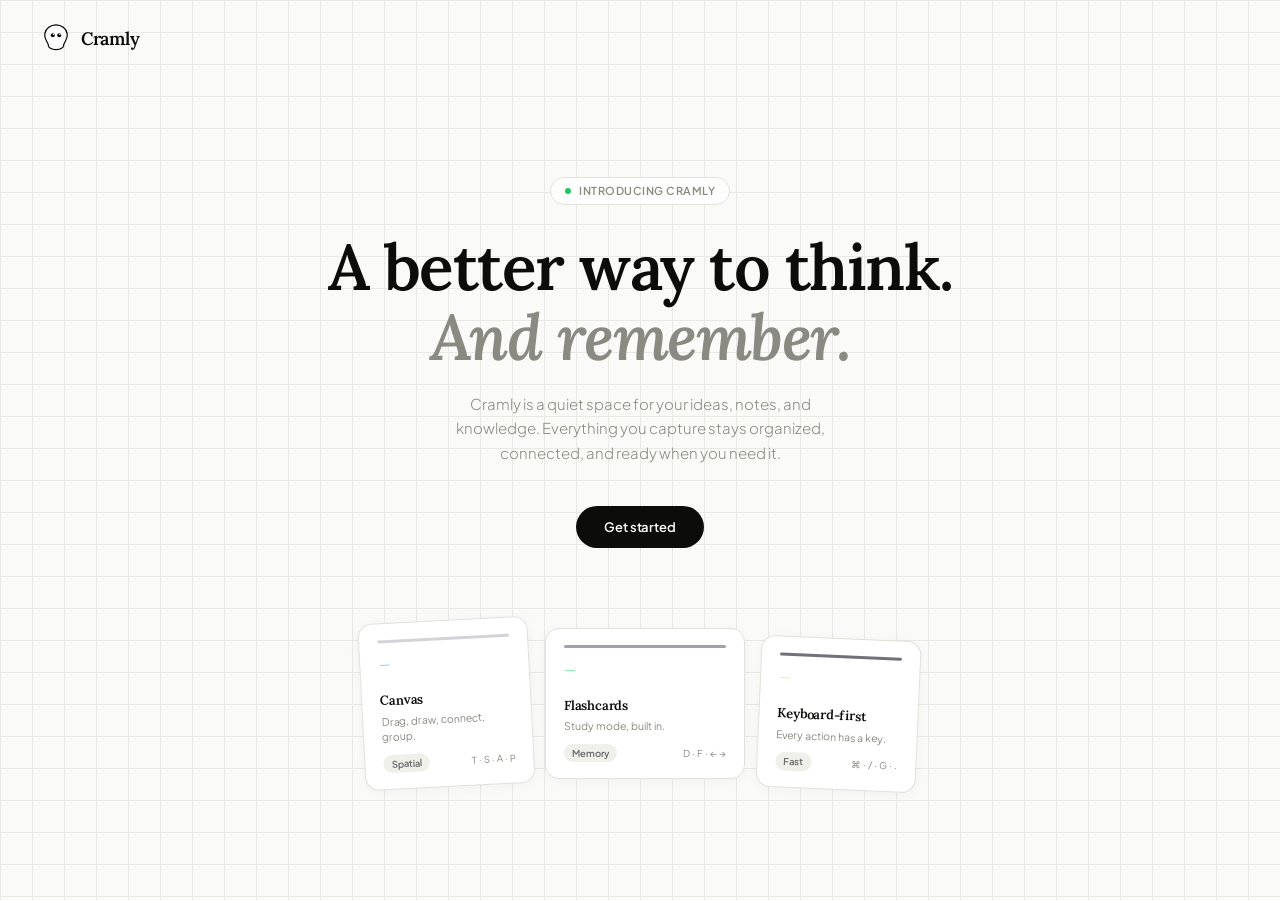
<file: index.html>
<!DOCTYPE html>
<html lang="en">
<head>
<meta charset="UTF-8"/>
<meta name="viewport" content="width=device-width,initial-scale=1"/>
<link rel="preconnect" href="https://fonts.googleapis.com"/>
<link rel="preconnect" href="https://fonts.gstatic.com" crossorigin/>
<link href="https://fonts.googleapis.com/css2?family=Plus+Jakarta+Sans:wght@300;400;500;600&family=Lora:ital,wght@0,400;0,600;1,400&display=swap" rel="stylesheet"/>
<link rel="icon" href="logo.png" type="image/png" style="width:32px;height:32px"/>
<link rel="stylesheet" href="css/intro.css"/>
<title>Cramly</title>
<style>
  /* ── Seamless transition overlay ───────────────────────── */
  #pageVeil {
    position: fixed;
    inset: 0;
    z-index: 99999;
    background: #0c0c0a;
    pointer-events: none;
    transition: opacity 0.45s ease;
    opacity: 1;
  }
  #pageVeil.revealed { opacity: 0; }

  /* ── Slime Logo Animation ───────────────────────────────── */
  .slime-logo-wrap {
    display: inline-flex;
    align-items: center;
    justify-content: center;
  }

  /* The whole slime body bounces up/down */
  .slime-blob {
    animation: slimeBounce 1.2s cubic-bezier(0.36, 0.07, 0.19, 0.97) infinite;
  }

  /* On landing, the body squishes wide */
  .slime-squish {
    animation: slimeSquish 1.2s cubic-bezier(0.36, 0.07, 0.19, 0.97) infinite;
  }

  /* Eyes follow the bounce separately for a jiggly feel */
  .slime-eyes {
    animation: eyeBounce 1.2s cubic-bezier(0.36, 0.07, 0.19, 0.97) infinite;
  }

  /* Ground shadow shrinks when slime is in the air */
  .slime-shadow {
    animation: shadowPulse 1.2s cubic-bezier(0.36, 0.07, 0.19, 0.97) infinite;
  }

  @keyframes slimeBounce {
    0%   { transform: translateY(0)    scaleX(1)    scaleY(1);    }
    20%  { transform: translateY(-22px) scaleX(0.92) scaleY(1.10); }
    40%  { transform: translateY(-28px) scaleX(0.88) scaleY(1.14); }
    55%  { transform: translateY(-10px) scaleX(1.00) scaleY(1.00); }
    70%  { transform: translateY(2px)   scaleX(1.12) scaleY(0.88); }
    80%  { transform: translateY(0)     scaleX(1.08) scaleY(0.92); }
    90%  { transform: translateY(-4px)  scaleX(0.98) scaleY(1.02); }
    100% { transform: translateY(0)    scaleX(1)    scaleY(1);    }
  }

  @keyframes slimeSquish {
    0%   { transform: scaleX(1)    scaleY(1);    }
    70%  { transform: scaleX(1.18) scaleY(0.82); }
    80%  { transform: scaleX(1.14) scaleY(0.86); }
    100% { transform: scaleX(1)    scaleY(1);    }
  }

  @keyframes eyeBounce {
    0%   { transform: translateY(0);     }
    20%  { transform: translateY(-22px); }
    40%  { transform: translateY(-28px); }
    55%  { transform: translateY(-10px); }
    70%  { transform: translateY(2px);   }
    80%  { transform: translateY(0);     }
    90%  { transform: translateY(-4px);  }
    100% { transform: translateY(0);     }
  }

  @keyframes shadowPulse {
    0%   { transform: scaleX(1);   opacity: 0.25; }
    40%  { transform: scaleX(0.6); opacity: 0.10; }
    70%  { transform: scaleX(1.3); opacity: 0.35; }
    100% { transform: scaleX(1);   opacity: 0.25; }
  }
</style>
</head>
<body>

<!-- Page veil -->
<div id="pageVeil"></div>

<!-- ══════════════════════════════════════════════
     LOADING SCREEN
══════════════════════════════════════════════ -->
<div id="loadingScreen">
  <div class="load-grid"></div>
  <div class="load-glow"></div>
  <div class="load-scan"></div>
  <div class="load-ring"></div>
  <div class="load-ring load-ring-2"></div>
  <div class="load-cards" id="loadCards"></div>

  <div class="load-center">

    <!-- ✦ Bouncing slime replaces the old static logo mark -->
    <div class="load-logo-mark" style="background:none;border:none;box-shadow:none;width:80px;height:90px;display:flex;align-items:flex-end;justify-content:center;">
      <div class="slime-logo-wrap">
        <svg width="80" height="90" viewBox="0 0 80 90" xmlns="http://www.w3.org/2000/svg" overflow="visible">
          <!-- Ground shadow -->
          <ellipse class="slime-shadow" cx="40" cy="87" rx="22" ry="5"
                   fill="rgba(255,255,255,0.18)"/>
          <!-- Body bounce group -->
          <g class="slime-blob" style="transform-origin:40px 50px;">
            <!-- Body squish group -->
            <g class="slime-squish" style="transform-origin:40px 58px;">
              <!-- Main body shape -->
              <path d="
                M40 12
                C53 12 66 21 68 34
                C69 41 67 47 64 52
                C61 57 59 60 59 64
                C59 69 52 74 40 74
                C28 74 21 69 21 64
                C21 60 19 57 16 52
                C13 47 11 41 12 34
                C14 21 27 12 40 12Z
              " fill="white" stroke="black" stroke-width="2.5" stroke-linejoin="round"/>
              <!-- Smile -->
              <path d="M29 64 C29 68 34 70 40 70 C46 70 51 68 51 64"
                    fill="none" stroke="black" stroke-width="2" stroke-linecap="round"/>
              <!-- Drip left -->
              <path d="M23 56 C21 60 22 66 24 68 C22 65 23 60 25 57Z"
                    fill="white" stroke="black" stroke-width="1.5" stroke-linejoin="round"/>
              <!-- Drip right -->
              <path d="M57 56 C59 60 58 66 56 68 C58 65 57 60 55 57Z"
                    fill="white" stroke="black" stroke-width="1.5" stroke-linejoin="round"/>
            </g>
            <!-- Eyes — bounce with slight lag via same keyframe -->
            <g class="slime-eyes" style="transform-origin:40px 38px;">
              <circle cx="32" cy="38" r="5" fill="black"/>
              <circle cx="48" cy="38" r="5" fill="black"/>
              <!-- Eye shine highlights -->
              <circle cx="33.5" cy="36" r="1.8" fill="white"/>
              <circle cx="49.5" cy="36" r="1.8" fill="white"/>
            </g>
          </g>
        </svg>
      </div>
    </div>
    <!-- ─────────────────────────────────────────── -->

    <div class="load-logo-text">Cramly</div>
    <div class="load-tagline">Preparing your demo&hellip;</div>

    <div class="load-bar-wrap">
      <div class="load-bar-fill" id="loadBar"></div>
    </div>
    <div class="load-label" id="loadLabel">Initializing</div>

    <div class="load-dots">
      <div class="load-dot"></div>
      <div class="load-dot"></div>
      <div class="load-dot"></div>
    </div>
  </div>
</div>

<!-- ══════════════════════════════════════════════
     INTRO PAGE
══════════════════════════════════════════════ -->
<div id="introPage">
  <div class="intro-nav">
    <div class="logo">
      <!-- ✦ Nav slime — small version, 32×36px -->
      <div class="slime-logo-wrap" style="width:32px;height:36px;">
        <svg width="32" height="36" viewBox="0 0 80 90" xmlns="http://www.w3.org/2000/svg" overflow="visible">
          <g class="slime-blob" style="transform-origin:40px 50px;">
            <g class="slime-squish" style="transform-origin:40px 58px;">
              <path d="
                M40 12 C53 12 66 21 68 34 C69 41 67 47 64 52
                C61 57 59 60 59 64 C59 69 52 74 40 74
                C28 74 21 69 21 64 C21 60 19 57 16 52
                C13 47 11 41 12 34 C14 21 27 12 40 12Z
              " fill="white" stroke="black" stroke-width="3" stroke-linejoin="round"/>
            </g>
            <g class="slime-eyes" style="transform-origin:40px 38px;">
              <circle cx="32" cy="38" r="5" fill="black"/>
              <circle cx="48" cy="38" r="5" fill="black"/>
              <circle cx="33.5" cy="36" r="1.8" fill="white"/>
              <circle cx="49.5" cy="36" r="1.8" fill="white"/>
            </g>
          </g>
        </svg>
      </div>
      <!-- ─────────────────────────────────────────── -->
      <span>Cramly</span>
    </div>
  </div>

  <div class="intro-body">
    <div class="intro-eyebrow">
      <div class="intro-eyebrow-dot"></div>
      Introducing Cramly
    </div>

    <h1 class="intro-title">
      A better way to think.<br><em>And remember.</em>
    </h1>

    <p class="intro-sub">
      Cramly is a quiet space for your ideas, notes, and knowledge.
      Everything you capture stays organized, connected, and ready when you need it.
    </p>

    <div class="intro-cta-row">
      <button class="cta-main" onclick="startDemoLoading()">Get started</button>
    </div>

    <div class="intro-cards-preview">
      <div class="prev-card">
        <div class="pc-bar" style="background:#d4d4d8"></div>
        <div class="pc-icon">—</div>
        <div class="pc-title">Canvas</div>
        <div class="pc-sub">Drag, draw, connect, group.</div>
        <div class="pc-foot">
          <span class="pc-tag">Spatial</span>
          <span class="pc-n">T · S · A · P</span>
        </div>
      </div>
      <div class="prev-card">
        <div class="pc-bar" style="background:#a1a1aa"></div>
        <div class="pc-icon">—</div>
        <div class="pc-title">Flashcards</div>
        <div class="pc-sub">Study mode, built in.</div>
        <div class="pc-foot">
          <span class="pc-tag">Memory</span>
          <span class="pc-n">D · F · ← →</span>
        </div>
      </div>
      <div class="prev-card">
        <div class="pc-bar" style="background:#71717a"></div>
        <div class="pc-icon">—</div>
        <div class="pc-title">Keyboard-first</div>
        <div class="pc-sub">Every action has a key.</div>
        <div class="pc-foot">
          <span class="pc-tag">Fast</span>
          <span class="pc-n">⌘ · / · G · .</span>
        </div>
      </div>
    </div>
  </div>
</div>

<script>
/* ── Page Veil ───────────────────────────────────── */
window.addEventListener('DOMContentLoaded', () => {
  requestAnimationFrame(() => {
    setTimeout(() => {
      document.getElementById('pageVeil').classList.add('revealed');
    }, 60);
  });
});

/* ── Demo Loading Animation ──────────────────────── */
const loadSteps = [
  { label: 'Initializing',         pct: 8   },
  { label: 'Loading flashcards',   pct: 22  },
  { label: 'Building your decks',  pct: 38  },
  { label: 'Syncing notes',        pct: 54  },
  { label: 'Setting up workspace', pct: 70  },
  { label: 'Almost ready',         pct: 88  },
  { label: 'Launching demo',       pct: 100 },
];

function spawnFloatingCards() {
  const container = document.getElementById('loadCards');
  container.innerHTML = '';
  const cardConfigs = [
    { left: '8%',  top: '20%', w: 130, delay: 0,   dur: 4.5 },
    { left: '78%', top: '15%', w: 110, delay: 0.8, dur: 5.2 },
    { left: '15%', top: '65%', w: 120, delay: 1.4, dur: 4.0 },
    { left: '72%', top: '60%', w: 140, delay: 0.3, dur: 5.8 },
    { left: '42%', top: '10%', w: 100, delay: 2.0, dur: 4.2 },
    { left: '55%', top: '75%', w: 115, delay: 1.0, dur: 5.0 },
  ];
  const barColors = [
    'rgba(147,197,253,0.3)',
    'rgba(134,239,172,0.3)',
    'rgba(253,230,138,0.3)',
    'rgba(196,181,253,0.3)'
  ];
  cardConfigs.forEach(cfg => {
    const card = document.createElement('div');
    card.className = 'load-card';
    card.style.cssText = `left:${cfg.left};top:${cfg.top};width:${cfg.w}px;animation-duration:${cfg.dur}s;animation-delay:${cfg.delay}s;`;
    const barColor = barColors[Math.floor(Math.random() * barColors.length)];
    card.innerHTML = `
      <div class="load-card-bar" style="background:${barColor};width:${40+Math.random()*40}%"></div>
      <div class="load-card-line"></div>
      <div class="load-card-line short"></div>
      <div class="load-card-line" style="width:${50+Math.random()*30}%"></div>
    `;
    container.appendChild(card);
  });
}

let loadingInProgress = false;

function startDemoLoading() {
  if (loadingInProgress) return;
  loadingInProgress = true;

  const veil   = document.getElementById('pageVeil');
  const screen = document.getElementById('loadingScreen');
  const bar    = document.getElementById('loadBar');
  const label  = document.getElementById('loadLabel');

  bar.style.width = '0%';
  label.textContent = 'Initializing';

  veil.style.transition = 'none';
  veil.style.opacity = '1';
  veil.classList.remove('revealed');

  screen.classList.add('active');
  spawnFloatingCards();

  requestAnimationFrame(() => {
    requestAnimationFrame(() => {
      veil.style.transition = 'opacity 0.35s ease';
      veil.style.opacity = '0';
    });
  });

  let stepIdx = 0;
  let currentPct = 0;

  function animateBar(targetPct, onDone) {
    const step = () => {
      if (currentPct < targetPct) {
        currentPct = Math.min(currentPct + 1.2, targetPct);
        bar.style.width = currentPct + '%';
        requestAnimationFrame(step);
      } else if (onDone) {
        onDone();
      }
    };
    requestAnimationFrame(step);
  }

  function runStep() {
    if (stepIdx >= loadSteps.length) return;
    const { label: lbl, pct } = loadSteps[stepIdx];
    label.style.opacity = '0';
    setTimeout(() => {
      label.textContent = lbl;
      label.style.opacity = '1';
    }, 180);

    animateBar(pct, () => {
      stepIdx++;
      if (stepIdx < loadSteps.length) {
        setTimeout(runStep, 320);
      } else {
        setTimeout(() => {
          veil.style.transition = 'opacity 0.5s ease';
          veil.style.opacity = '1';
          setTimeout(() => {
            window.location.href = 'main.html';
          }, 520);
        }, 350);
      }
    });
  }

  setTimeout(runStep, 400);
}
</script>
</body>
</html>
</file>
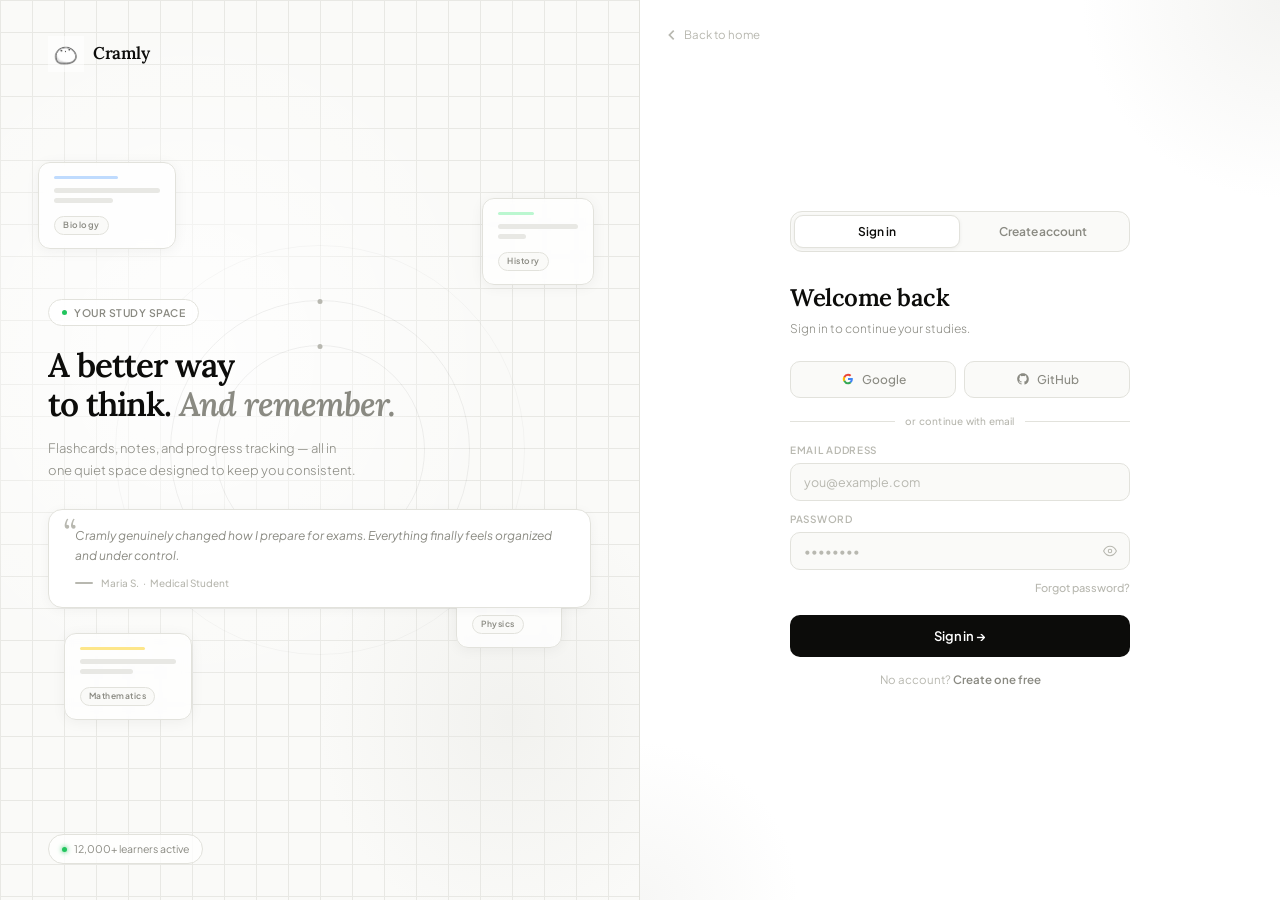
<file: signin.html>
<!DOCTYPE html>
<html lang="en">
<head>
<meta charset="UTF-8"/>
<meta name="viewport" content="width=device-width,initial-scale=1"/>
<link rel="preconnect" href="https://fonts.googleapis.com"/>
<link rel="preconnect" href="https://fonts.gstatic.com" crossorigin/>
<link href="https://fonts.googleapis.com/css2?family=Plus+Jakarta+Sans:ital,wght@0,200..800;1,200..800&family=Lora:ital,wght@0,400;0,500;0,600;1,400;1,600&display=swap" rel="stylesheet"/>
<link rel="icon" href="logo.png" type="image/png">
<title>Cramly — Sign In</title>
<style>
*, *::before, *::after { box-sizing: border-box; margin: 0; padding: 0; }

:root {
  --bg:       #fafaf8;
  --grid-c:   #e8e8e4;
  --card:     #ffffff;
  --border:   #e2e2dc;
  --border-h: #b8b8b0;
  --text:     #0c0c0a;
  --muted:    #8a8a82;
  --muted-l:  #b8b8b0;
  --pill:     999px;
  --ease:     cubic-bezier(0.22,1,0.36,1);
}

html, body {
  height: 100%;
  font-family: 'Plus Jakarta Sans', sans-serif;
  background: var(--bg);
  color: var(--text);
  font-size: 13px;
  line-height: 1.5;
  overflow: hidden;
}

.auth-page {
  display: grid;
  grid-template-columns: 1fr 1fr;
  height: 100vh;
  overflow: hidden;
}

/* ══ LEFT PANEL ══ */
.left-panel {
  position: relative;
  display: flex;
  flex-direction: column;
  justify-content: space-between;
  padding: 36px 48px;
  overflow: hidden;
  border-right: 1px solid var(--border);
  background: var(--bg);
  background-image:
    linear-gradient(var(--grid-c) 1px, transparent 1px),
    linear-gradient(90deg, var(--grid-c) 1px, transparent 1px);
  background-size: 32px 32px;
}

.left-glow {
  position: absolute; inset: 0; pointer-events: none; z-index: 0;
  background:
    radial-gradient(ellipse 70% 55% at 30% 40%, rgba(255,255,255,0.82) 0%, transparent 70%),
    radial-gradient(ellipse 50% 40% at 80% 80%, rgba(232,232,228,0.45) 0%, transparent 60%);
}

/* Orbiting rings */
.orb-wrap {
  position: absolute; inset: 0; z-index: 0; pointer-events: none;
  display: flex; align-items: center; justify-content: center;
}
.orb {
  position: absolute; border-radius: 50%;
  border: 1px solid rgba(0,0,0,0.06);
  animation: orbSpin linear infinite;
}
.orb::before {
  content: ''; position: absolute;
  width: 5px; height: 5px; border-radius: 50%;
  background: var(--border-h);
  top: -2.5px; left: 50%; transform: translateX(-50%);
}
.orb-1 { width: 300px; height: 300px; animation-duration: 20s; }
.orb-2 { width: 210px; height: 210px; animation-duration: 13s; animation-direction: reverse; }
.orb-2::before { background: var(--muted-l); }
.orb-3 { width: 410px; height: 410px; animation-duration: 30s; border-color: rgba(0,0,0,0.03); }
.orb-3::before { display: none; }
@keyframes orbSpin { from{transform:rotate(0deg)} to{transform:rotate(360deg)} }

/* Floating flashcards */
.float-cards { position: absolute; inset: 0; z-index: 1; pointer-events: none; }
.f-card {
  position: absolute;
  background: rgba(255,255,255,0.75);
  border: 1px solid var(--border);
  border-radius: 12px; padding: 13px 15px;
  box-shadow: 0 2px 14px rgba(0,0,0,0.05);
  backdrop-filter: blur(4px);
}
.f-card-bar { height: 3px; border-radius: 3px; margin-bottom: 9px; }
.f-card-line { height: 5px; border-radius: 3px; background: var(--grid-c); margin-bottom: 5px; }
.f-card-line.s  { width: 55%; }
.f-card-line.xs { width: 35%; }
.f-card-tag {
  display: inline-block; margin-top: 8px;
  padding: 2px 8px; border-radius: 99px;
  background: var(--bg); border: 1px solid var(--border);
  font-size: 8.5px; font-weight: 600; letter-spacing: 0.5px; color: var(--muted);
}
.f-card:nth-child(1){width:138px;left:6%;top:18%;animation:fc1 5.5s ease-in-out infinite;}
.f-card:nth-child(2){width:112px;right:7%;top:22%;animation:fc2 6.2s ease-in-out infinite 0.8s;}
.f-card:nth-child(3){width:128px;left:10%;bottom:20%;animation:fc3 5.0s ease-in-out infinite 1.5s;}
.f-card:nth-child(4){width:106px;right:12%;bottom:28%;animation:fc1 7.0s ease-in-out infinite 0.4s;}
@keyframes fc1{0%,100%{transform:translateY(0) rotate(-2deg)}50%{transform:translateY(-9px) rotate(-2deg)}}
@keyframes fc2{0%,100%{transform:translateY(0) rotate(2.5deg)}50%{transform:translateY(-8px) rotate(2.5deg)}}
@keyframes fc3{0%,100%{transform:translateY(0) rotate(-1deg)}50%{transform:translateY(-11px) rotate(-1deg)}}

/* Left text content */
.left-top { position:relative;z-index:2; animation:fromTop 0.8s var(--ease) both; }
@keyframes fromTop{from{opacity:0;transform:translateY(-14px)}to{opacity:1;transform:none}}

.left-logo { display:flex;align-items:center;gap:9px; }
.left-logo-img { width:36px;height:36px;object-fit:contain; }
.left-logo-name { font-family:'Lora',serif; font-size:17px;font-weight:600;letter-spacing:-.3px;color:var(--text); }

.left-mid { position:relative;z-index:2; animation:fromBot 0.9s var(--ease) 0.1s both; }
@keyframes fromBot{from{opacity:0;transform:translateY(18px)}to{opacity:1;transform:none}}

.left-eyebrow {
  display:inline-flex;align-items:center;gap:7px;
  background:rgba(255,255,255,0.85);border:1px solid var(--border);
  border-radius:var(--pill);padding:5px 13px;
  font-size:10.5px;font-weight:600;letter-spacing:.5px;
  color:var(--muted);text-transform:uppercase;margin-bottom:20px;
}
.eyebrow-dot{width:5px;height:5px;border-radius:50%;background:#22c55e;}

.left-headline {
  font-family:'Lora',serif;
  font-size:clamp(26px,2.6vw,36px);font-weight:600;
  letter-spacing:-1px;line-height:1.15;color:var(--text);margin-bottom:14px;
}
.left-headline em{font-style:italic;color:var(--muted);}

.left-sub {
  font-size:13px;color:var(--muted);font-weight:300;
  line-height:1.7;max-width:310px;margin-bottom:28px;
}

.left-quote {
  background:var(--card);border:1px solid var(--border);
  border-radius:14px;padding:16px 18px;
  box-shadow:0 2px 12px rgba(0,0,0,0.04);position:relative;
}
.left-quote::before {
  content:'\201C';font-family:'Lora',serif;font-size:36px;
  color:var(--muted-l);position:absolute;top:5px;left:14px;line-height:1;
}
.left-quote-text {
  font-size:12px;color:var(--muted);line-height:1.65;
  font-style:italic;padding-left:8px;margin-bottom:10px;
}
.left-quote-author{display:flex;align-items:center;gap:8px;padding-left:8px;}
.lqa-bar{width:18px;height:2px;border-radius:2px;background:var(--border-h);}
.lqa-name{font-size:10px;color:var(--muted-l);font-weight:500;}

.left-bot{position:relative;z-index:2;animation:fromBot 0.9s var(--ease) 0.18s both;}
.left-stat{
  display:inline-flex;align-items:center;gap:7px;
  padding:6px 13px;background:rgba(255,255,255,0.8);
  border:1px solid var(--border);border-radius:var(--pill);
  font-size:10.5px;color:var(--muted);
}
.stat-dot{width:5px;height:5px;border-radius:50%;background:#22c55e;box-shadow:0 0 5px #22c55e;}

/* ══ RIGHT PANEL ══ */
.right-panel {
  display:flex;flex-direction:column;
  justify-content:center;align-items:center;
  padding:48px 56px;background:var(--card);
  overflow-y:auto;position:relative;
}
.right-panel::before {
  content:'';position:absolute;top:0;right:0;
  width:200px;height:200px;pointer-events:none;
  background:radial-gradient(circle at top right,rgba(232,232,228,0.5) 0%,transparent 70%);
}
.right-panel::after {
  content:'';position:absolute;bottom:0;left:0;
  width:160px;height:160px;pointer-events:none;
  background:radial-gradient(circle at bottom left,rgba(232,232,228,0.35) 0%,transparent 70%);
}

.form-wrap{
  width:100%;max-width:340px;
  animation:formIn 0.85s var(--ease) 0.15s both;
}
@keyframes formIn{from{opacity:0;transform:translateX(18px)}to{opacity:1;transform:none}}

/* Tab row */
.tab-row{
  display:flex;background:var(--bg);
  border:1px solid var(--border);border-radius:12px;
  padding:3px;margin-bottom:28px;position:relative;
}
.tab-pill{
  position:absolute;top:3px;bottom:3px;left:3px;
  width:calc(50% - 3px);
  background:var(--card);border-radius:9px;
  border:1px solid var(--border);
  box-shadow:0 1px 4px rgba(0,0,0,0.06);
  transition:transform 0.32s var(--ease);pointer-events:none;
}
.tab-pill.shifted{transform:translateX(100%);}
.tab-btn{
  flex:1;padding:9px 12px;
  font-size:12px;font-weight:600;
  font-family:'Plus Jakarta Sans',sans-serif;
  background:none;border:none;cursor:pointer;
  color:var(--muted);transition:color 0.22s;
  position:relative;z-index:1;border-radius:9px;letter-spacing:-.1px;
}
.tab-btn.on{color:var(--text);}

/* Form header */
.form-title{font-family:'Lora',serif;font-size:24px;font-weight:600;letter-spacing:-.5px;color:var(--text);margin-bottom:4px;}
.form-sub{font-size:12px;color:var(--muted);font-weight:300;margin-bottom:22px;line-height:1.55;}

/* Social */
.social-row{display:flex;gap:8px;margin-bottom:16px;}
.social-btn{
  flex:1;display:flex;align-items:center;justify-content:center;gap:7px;
  padding:10px 12px;background:var(--bg);
  border:1px solid var(--border);border-radius:10px;
  font-size:12px;font-weight:500;font-family:'Plus Jakarta Sans',sans-serif;
  color:var(--muted);cursor:pointer;
  transition:border-color .18s,background .18s,color .18s,transform .15s,box-shadow .18s;
}
.social-btn:hover{border-color:var(--border-h);background:var(--card);color:var(--text);transform:translateY(-1px);box-shadow:0 4px 12px rgba(0,0,0,0.06);}
.social-btn svg{width:14px;height:14px;flex-shrink:0;}

/* Divider */
.divider{display:flex;align-items:center;gap:10px;margin:14px 0;}
.divider-line{flex:1;height:1px;background:var(--border);}
.divider-txt{font-size:10px;color:var(--muted-l);font-weight:500;letter-spacing:.2px;}

/* Fields */
.field{margin-bottom:11px;}
.field-row{display:grid;grid-template-columns:1fr 1fr;gap:9px;}
.flabel{
  display:block;font-size:10px;font-weight:600;
  letter-spacing:.7px;text-transform:uppercase;
  color:var(--muted-l);margin-bottom:5px;transition:color .18s;
}
.field:focus-within .flabel{color:var(--muted);}

.fi{
  width:100%;background:var(--bg);
  border:1px solid var(--border);border-radius:10px;
  padding:10px 13px;font-size:12.5px;
  font-family:'Plus Jakarta Sans',sans-serif;color:var(--text);
  outline:none;-webkit-appearance:none;
  transition:border-color .18s,background .18s,box-shadow .18s;
}
.fi::placeholder{color:var(--muted-l);}
.fi:focus{border-color:var(--border-h);background:var(--card);box-shadow:0 0 0 3px rgba(0,0,0,0.04);}

/* Password */
.pw-wrap{position:relative;}
.pw-wrap .fi{padding-right:40px;}
.pw-toggle{
  position:absolute;right:11px;top:50%;transform:translateY(-50%);
  background:none;border:none;cursor:pointer;
  color:var(--muted-l);display:flex;align-items:center;
  transition:color .15s;padding:2px;
}
.pw-toggle:hover{color:var(--muted);}
.pw-toggle svg{width:14px;height:14px;stroke:currentColor;stroke-width:1.8;fill:none;}

/* Strength */
.strength-bar{height:2px;border-radius:2px;background:var(--border);margin-top:6px;overflow:hidden;}
.strength-fill{height:100%;border-radius:2px;width:0;transition:width .32s,background .32s;}
.strength-hint{font-size:10px;color:var(--muted-l);margin-top:4px;height:13px;}

/* Forgot */
.forgot{text-align:right;margin-bottom:14px;margin-top:-3px;}
.forgot a{font-size:11px;color:var(--muted-l);font-weight:500;cursor:pointer;text-decoration:none;transition:color .15s;}
.forgot a:hover{color:var(--text);}

/* Submit */
.submit-btn{
  width:100%;background:var(--text);color:#fff;
  border:none;border-radius:10px;padding:13px;
  font-size:13px;font-weight:600;
  font-family:'Plus Jakarta Sans',sans-serif;cursor:pointer;
  letter-spacing:-.1px;position:relative;overflow:hidden;
  transition:background .18s,transform .15s,box-shadow .2s;margin-top:4px;
}
.submit-btn:hover{background:#2a2a24;transform:translateY(-1px);box-shadow:0 8px 24px rgba(0,0,0,0.14);}
.submit-btn:active{transform:none;}
.ripple{
  position:absolute;border-radius:50%;
  background:rgba(255,255,255,0.18);
  transform:scale(0);animation:rippleOut .55s linear;pointer-events:none;
}
@keyframes rippleOut{to{transform:scale(4);opacity:0;}}

/* Footer */
.form-footer{text-align:center;margin-top:14px;font-size:11.5px;color:var(--muted-l);}
.form-footer a{color:var(--muted);font-weight:600;cursor:pointer;text-decoration:none;transition:color .15s;}
.form-footer a:hover{color:var(--text);}

/* Checkbox */
.check-row{display:flex;align-items:flex-start;gap:9px;margin-bottom:13px;cursor:pointer;}
.check-box{
  width:16px;height:16px;flex-shrink:0;
  background:var(--bg);border:1px solid var(--border);
  border-radius:5px;display:flex;align-items:center;justify-content:center;
  margin-top:1px;transition:background .18s,border-color .18s;cursor:pointer;
}
.check-box.on{background:var(--text);border-color:var(--text);}
.check-box svg{width:9px;height:9px;stroke:#fff;stroke-width:2.5;fill:none;opacity:0;transition:opacity .15s;}
.check-box.on svg{opacity:1;}
.check-label{font-size:11px;color:var(--muted);line-height:1.5;}
.check-label a{color:var(--muted);text-decoration:underline;text-underline-offset:2px;}

/* Back link */
.back-link{
  position:absolute;top:26px;left:26px;
  display:flex;align-items:center;gap:6px;
  font-size:11.5px;color:var(--muted-l);
  text-decoration:none;cursor:pointer;
  transition:color .15s,transform .18s;
  animation:fromTop 0.8s var(--ease) both;
}
.back-link:hover{color:var(--text);transform:translateX(-2px);}
.back-link svg{width:12px;height:12px;stroke:currentColor;stroke-width:2;fill:none;}

/* View transitions */
.form-view.hidden{display:none;}
.form-view.leaving{animation:vLeave .25s var(--ease) both;}
.form-view.entering{animation:vEnter .32s var(--ease) both;}
@keyframes vLeave{from{opacity:1;transform:translateX(0)}to{opacity:0;transform:translateX(-10px)}}
@keyframes vEnter{from{opacity:0;transform:translateX(10px)}to{opacity:1;transform:none}}

.form-view.entering .stagger{animation:fUp .35s var(--ease) both;}
.form-view.entering .stagger:nth-child(1){animation-delay:.04s;}
.form-view.entering .stagger:nth-child(2){animation-delay:.08s;}
.form-view.entering .stagger:nth-child(3){animation-delay:.12s;}
.form-view.entering .stagger:nth-child(4){animation-delay:.16s;}
.form-view.entering .stagger:nth-child(5){animation-delay:.20s;}
.form-view.entering .stagger:nth-child(6){animation-delay:.24s;}
.form-view.entering .stagger:nth-child(7){animation-delay:.27s;}
.form-view.entering .stagger:nth-child(8){animation-delay:.30s;}
@keyframes fUp{from{opacity:0;transform:translateY(7px)}to{opacity:1;transform:none}}

.right-panel::-webkit-scrollbar{width:0;}

@media(max-width:720px){
  .auth-page{grid-template-columns:1fr;}
  .left-panel{display:none;}
  .right-panel{padding:40px 28px;background:var(--bg);}
}
</style>
</head>
<body>

<div class="auth-page">

  <!-- ════ LEFT ════ -->
  <div class="left-panel">
    <div class="left-glow"></div>
    <div class="orb-wrap">
      <div class="orb orb-1"></div>
      <div class="orb orb-2"></div>
      <div class="orb orb-3"></div>
    </div>
    <div class="float-cards">
      <div class="f-card">
        <div class="f-card-bar" style="background:#bfdbfe;width:60%"></div>
        <div class="f-card-line"></div><div class="f-card-line s"></div>
        <div class="f-card-tag">Biology</div>
      </div>
      <div class="f-card">
        <div class="f-card-bar" style="background:#bbf7d0;width:45%"></div>
        <div class="f-card-line"></div><div class="f-card-line xs"></div>
        <div class="f-card-tag">History</div>
      </div>
      <div class="f-card">
        <div class="f-card-bar" style="background:#fde68a;width:68%"></div>
        <div class="f-card-line"></div><div class="f-card-line s"></div>
        <div class="f-card-tag">Mathematics</div>
      </div>
      <div class="f-card">
        <div class="f-card-bar" style="background:#ddd6fe;width:50%"></div>
        <div class="f-card-line"></div><div class="f-card-line xs"></div>
        <div class="f-card-tag">Physics</div>
      </div>
    </div>

    <div class="left-top">
      <div class="left-logo">
        <img src="logo.png" alt="Cramly" class="left-logo-img">
        <span class="left-logo-name">Cramly</span>
      </div>
    </div>

    <div class="left-mid">
      <div class="left-eyebrow"><div class="eyebrow-dot"></div>Your study space</div>
      <div class="left-headline">A better way<br>to think. <em>And remember.</em></div>
      <p class="left-sub">Flashcards, notes, and progress tracking — all in one quiet space designed to keep you consistent.</p>
      <div class="left-quote">
        <p class="left-quote-text">Cramly genuinely changed how I prepare for exams. Everything finally feels organized and under control.</p>
        <div class="left-quote-author">
          <div class="lqa-bar"></div>
          <span class="lqa-name">Maria S. &nbsp;·&nbsp; Medical Student</span>
        </div>
      </div>
    </div>

    <div class="left-bot">
      <div class="left-stat"><div class="stat-dot"></div><span>12,000+ learners active</span></div>
    </div>
  </div>

  <!-- ════ RIGHT ════ -->
  <div class="right-panel">
    <a class="back-link" href="intro.html">
      <svg viewBox="0 0 14 14"><path d="M9 2L4 7l5 5"/></svg>
      Back to home
    </a>

    <div class="form-wrap">
      <div class="tab-row">
        <div class="tab-pill" id="tabPill"></div>
        <button class="tab-btn on" id="tabSI" onclick="switchTab('signin')">Sign in</button>
        <button class="tab-btn"    id="tabSU" onclick="switchTab('signup')">Create account</button>
      </div>

      <!-- SIGN IN -->
      <div id="signinView" class="form-view entering">
        <div class="stagger">
          <div class="form-title">Welcome back</div>
          <div class="form-sub">Sign in to continue your studies.</div>
        </div>
        <div class="social-row stagger">
          <button class="social-btn" type="button">
            <svg viewBox="0 0 24 24" fill="none"><path d="M20.28 12.2c0-.64-.06-1.25-.16-1.84H12v3.48h4.64a3.97 3.97 0 0 1-1.72 2.61v2.17h2.78c1.63-1.5 2.58-3.7 2.58-6.42z" fill="#4285F4"/><path d="M12 21c2.32 0 4.27-.77 5.7-2.08l-2.78-2.17c-.77.52-1.75.82-2.92.82-2.24 0-4.14-1.51-4.82-3.55H4.32v2.24A9 9 0 0 0 12 21z" fill="#34A853"/><path d="M7.18 14.02A5.4 5.4 0 0 1 6.9 12c0-.7.12-1.39.28-2.02V7.74H4.32A9 9 0 0 0 3 12c0 1.45.35 2.83.96 4.04l2.9-2.02z" fill="#FBBC05"/><path d="M12 6.46c1.26 0 2.39.43 3.28 1.28l2.46-2.46A8.96 8.96 0 0 0 12 3 9 9 0 0 0 4.32 7.74l2.86 2.24C7.86 7.97 9.76 6.46 12 6.46z" fill="#EA4335"/></svg>
            Google
          </button>
          <button class="social-btn" type="button">
            <svg viewBox="0 0 24 24" fill="currentColor"><path d="M12 2C6.48 2 2 6.48 2 12c0 4.42 2.87 8.17 6.84 9.49.5.09.68-.22.68-.48v-1.7c-2.78.61-3.37-1.34-3.37-1.34-.45-1.16-1.11-1.47-1.11-1.47-.91-.62.07-.61.07-.61 1 .07 1.53 1.03 1.53 1.03.9 1.53 2.34 1.09 2.91.83.09-.65.35-1.09.64-1.34-2.22-.25-4.55-1.11-4.55-4.94 0-1.09.39-1.98 1.03-2.68-.1-.25-.45-1.27.1-2.64 0 0 .84-.27 2.75 1.02A9.56 9.56 0 0 1 12 6.8c.85 0 1.71.11 2.51.33 1.91-1.29 2.75-1.02 2.75-1.02.55 1.37.2 2.39.1 2.64.64.7 1.03 1.59 1.03 2.68 0 3.84-2.34 4.68-4.57 4.93.36.31.68.92.68 1.85v2.75c0 .27.18.58.69.48A10.01 10.01 0 0 0 22 12c0-5.52-4.48-10-10-10z"/></svg>
            GitHub
          </button>
        </div>
        <div class="divider stagger"><div class="divider-line"></div><span class="divider-txt">or continue with email</span><div class="divider-line"></div></div>
        <div class="field stagger">
          <label class="flabel">Email address</label>
          <input class="fi" type="email" placeholder="you@example.com" autocomplete="email">
        </div>
        <div class="field stagger">
          <label class="flabel">Password</label>
          <div class="pw-wrap">
            <input class="fi" type="password" id="siPw" placeholder="••••••••" autocomplete="current-password">
            <button class="pw-toggle" type="button" onclick="togglePw('siPw',this)">
              <svg viewBox="0 0 24 24"><path d="M1 12s4-8 11-8 11 8 11 8-4 8-11 8-11-8-11-8z"/><circle cx="12" cy="12" r="3"/></svg>
            </button>
          </div>
        </div>
        <div class="forgot stagger"><a href="#">Forgot password?</a></div>
        <button class="submit-btn stagger" type="button" onclick="ripple(event);setTimeout(()=>window.location.href='index.html',300)">Sign in →</button>
        <div class="form-footer stagger">No account? <a onclick="switchTab('signup')">Create one free</a></div>
      </div>

      <!-- SIGN UP -->
      <div id="signupView" class="form-view hidden">
        <div class="stagger">
          <div class="form-title">Get started free</div>
          <div class="form-sub">Create your study space in seconds.</div>
        </div>
        <div class="social-row stagger">
          <button class="social-btn" type="button">
            <svg viewBox="0 0 24 24" fill="none"><path d="M20.28 12.2c0-.64-.06-1.25-.16-1.84H12v3.48h4.64a3.97 3.97 0 0 1-1.72 2.61v2.17h2.78c1.63-1.5 2.58-3.7 2.58-6.42z" fill="#4285F4"/><path d="M12 21c2.32 0 4.27-.77 5.7-2.08l-2.78-2.17c-.77.52-1.75.82-2.92.82-2.24 0-4.14-1.51-4.82-3.55H4.32v2.24A9 9 0 0 0 12 21z" fill="#34A853"/><path d="M7.18 14.02A5.4 5.4 0 0 1 6.9 12c0-.7.12-1.39.28-2.02V7.74H4.32A9 9 0 0 0 3 12c0 1.45.35 2.83.96 4.04l2.9-2.02z" fill="#FBBC05"/><path d="M12 6.46c1.26 0 2.39.43 3.28 1.28l2.46-2.46A8.96 8.96 0 0 0 12 3 9 9 0 0 0 4.32 7.74l2.86 2.24C7.86 7.97 9.76 6.46 12 6.46z" fill="#EA4335"/></svg>
            Google
          </button>
          <button class="social-btn" type="button">
            <svg viewBox="0 0 24 24" fill="currentColor"><path d="M12 2C6.48 2 2 6.48 2 12c0 4.42 2.87 8.17 6.84 9.49.5.09.68-.22.68-.48v-1.7c-2.78.61-3.37-1.34-3.37-1.34-.45-1.16-1.11-1.47-1.11-1.47-.91-.62.07-.61.07-.61 1 .07 1.53 1.03 1.53 1.03.9 1.53 2.34 1.09 2.91.83.09-.65.35-1.09.64-1.34-2.22-.25-4.55-1.11-4.55-4.94 0-1.09.39-1.98 1.03-2.68-.1-.25-.45-1.27.1-2.64 0 0 .84-.27 2.75 1.02A9.56 9.56 0 0 1 12 6.8c.85 0 1.71.11 2.51.33 1.91-1.29 2.75-1.02 2.75-1.02.55 1.37.2 2.39.1 2.64.64.7 1.03 1.59 1.03 2.68 0 3.84-2.34 4.68-4.57 4.93.36.31.68.92.68 1.85v2.75c0 .27.18.58.69.48A10.01 10.01 0 0 0 22 12c0-5.52-4.48-10-10-10z"/></svg>
            GitHub
          </button>
        </div>
        <div class="divider stagger"><div class="divider-line"></div><span class="divider-txt">or continue with email</span><div class="divider-line"></div></div>
        <div class="field-row stagger">
          <div class="field"><label class="flabel">First name</label><input class="fi" type="text" placeholder="Alex" autocomplete="given-name"></div>
          <div class="field"><label class="flabel">Last name</label><input class="fi" type="text" placeholder="Reyes" autocomplete="family-name"></div>
        </div>
        <div class="field stagger">
          <label class="flabel">Email address</label>
          <input class="fi" type="email" placeholder="you@example.com" autocomplete="email">
        </div>
        <div class="field stagger">
          <label class="flabel">Password</label>
          <div class="pw-wrap">
            <input class="fi" type="password" id="suPw" placeholder="Min. 8 characters" oninput="checkStrength(this)" autocomplete="new-password">
            <button class="pw-toggle" type="button" onclick="togglePw('suPw',this)">
              <svg viewBox="0 0 24 24"><path d="M1 12s4-8 11-8 11 8 11 8-4 8-11 8-11-8-11-8z"/><circle cx="12" cy="12" r="3"/></svg>
            </button>
          </div>
          <div class="strength-bar"><div class="strength-fill" id="sBar"></div></div>
          <div class="strength-hint" id="sHint"></div>
        </div>
        <div class="check-row stagger" onclick="toggleCheck(this)">
          <div class="check-box"><svg viewBox="0 0 10 8"><polyline points="1,4 3.5,6.5 9,1"/></svg></div>
          <span class="check-label">I agree to the <a href="#">Terms of Service</a> and <a href="#">Privacy Policy</a></span>
        </div>
        <button class="submit-btn stagger" type="button" onclick="ripple(event);setTimeout(()=>window.location.href='index.html',300)">Create account →</button>
        <div class="form-footer stagger">Already have an account? <a onclick="switchTab('signin')">Sign in</a></div>
      </div>
    </div>
  </div>
</div>

<script>
let cur = 'signin';
function switchTab(tab) {
  if (tab === cur) return;
  document.getElementById('tabPill').classList.toggle('shifted', tab === 'signup');
  document.getElementById('tabSI').classList.toggle('on', tab === 'signin');
  document.getElementById('tabSU').classList.toggle('on', tab === 'signup');
  const out = tab === 'signup' ? document.getElementById('signinView') : document.getElementById('signupView');
  const inn = tab === 'signup' ? document.getElementById('signupView') : document.getElementById('signinView');
  out.classList.add('leaving');
  setTimeout(() => {
    out.classList.add('hidden'); out.classList.remove('leaving','entering');
    inn.classList.remove('hidden'); void inn.offsetWidth;
    inn.classList.add('entering');
  }, 240);
  cur = tab;
}
function togglePw(id, btn) {
  const inp = document.getElementById(id);
  inp.type = inp.type === 'text' ? 'password' : 'text';
  btn.style.opacity = inp.type === 'text' ? '0.4' : '1';
}
function checkStrength(inp) {
  const v = inp.value; let s = 0;
  if (v.length >= 8) s++;
  if (/[A-Z]/.test(v)) s++;
  if (/[0-9]/.test(v)) s++;
  if (/[^A-Za-z0-9]/.test(v)) s++;
  const bar = document.getElementById('sBar'), hint = document.getElementById('sHint');
  const w=['0%','25%','50%','75%','100%'], c=['','#ef4444','#f97316','#eab308','#22c55e'], l=['','Weak','Fair','Good','Strong'];
  bar.style.width=w[s]; bar.style.background=c[s];
  hint.textContent=v.length?l[s]:''; hint.style.color=c[s];
}
function toggleCheck(row) { row.querySelector('.check-box').classList.toggle('on'); }
function ripple(e) {
  const btn = e.currentTarget, r = document.createElement('span');
  r.className = 'ripple';
  const rect = btn.getBoundingClientRect(), size = Math.max(rect.width, rect.height);
  r.style.cssText = `width:${size}px;height:${size}px;left:${e.clientX-rect.left-size/2}px;top:${e.clientY-rect.top-size/2}px`;
  btn.appendChild(r); setTimeout(() => r.remove(), 600);
}
if (new URLSearchParams(window.location.search).get('tab') === 'signup') setTimeout(() => switchTab('signup'), 80);
</script>
</body>
</html>
</file>
<file: css/intro.css>
* {
    box-sizing: border-box;
    margin: 0;
    padding: 0
}

:root {
    --bg: #fafaf8;
    --grid-c: #e8e8e4;
    --surface: #ffffff;
    --card: #ffffff;
    --border: #e2e2dc;
    --border-h: #b8b8b0;
    --text: #0c0c0a;
    --muted: #8a8a82;
    --pill: 999px;
    --accent: #1a1a16;
}

body {
    font-family: 'Plus Jakarta Sans', sans-serif;
    background: var(--bg);
    color: var(--text);
    min-height: 100vh;
    font-size: 13px;
    line-height: 1.5;
}

/* ══════════════════════════════════════════════
   LOADING SCREEN
══════════════════════════════════════════════ */
#loadingScreen {
    position: fixed;
    inset: 0;
    z-index: 9999;
    background: #0c0c0a;
    display: none;
    flex-direction: column;
    align-items: center;
    justify-content: center;
    overflow: hidden;
}

#loadingScreen.active {
    display: flex;
}

/* Animated grid background */
.load-grid {
    position: absolute;
    inset: 0;
    background-image:
        linear-gradient(rgba(255, 255, 255, 0.04) 1px, transparent 1px),
        linear-gradient(90deg, rgba(255, 255, 255, 0.04) 1px, transparent 1px);
    background-size: 32px 32px;
    animation: gridPulse 2s ease-in-out infinite;
}

@keyframes gridPulse {

    0%,
    100% {
        opacity: 0.5;
    }

    50% {
        opacity: 1;
    }
}

/* Radial glow */
.load-glow {
    position: absolute;
    width: 600px;
    height: 600px;
    border-radius: 50%;
    background: radial-gradient(circle, rgba(255, 255, 255, 0.04) 0%, transparent 70%);
    animation: glowPulse 3s ease-in-out infinite;
}

@keyframes glowPulse {

    0%,
    100% {
        transform: scale(0.9);
        opacity: 0.6;
    }

    50% {
        transform: scale(1.1);
        opacity: 1;
    }
}

/* Orbiting ring */
.load-ring {
    position: absolute;
    width: 280px;
    height: 280px;
    border-radius: 50%;
    border: 1px solid rgba(255, 255, 255, 0.06);
    animation: ringRotate 8s linear infinite;
}

.load-ring::before {
    content: '';
    position: absolute;
    top: -3px;
    left: 50%;
    transform: translateX(-50%);
    width: 6px;
    height: 6px;
    border-radius: 50%;
    background: rgba(255, 255, 255, 0.5);
    box-shadow: 0 0 12px rgba(255, 255, 255, 0.6);
}

.load-ring-2 {
    width: 200px;
    height: 200px;
    border-color: rgba(255, 255, 255, 0.04);
    animation: ringRotate 5s linear infinite reverse;
}

.load-ring-2::before {
    background: rgba(255, 255, 255, 0.3);
    box-shadow: 0 0 8px rgba(255, 255, 255, 0.4);
}

@keyframes ringRotate {
    from {
        transform: rotate(0deg);
    }

    to {
        transform: rotate(360deg);
    }
}

/* Center content */
.load-center {
    position: relative;
    z-index: 2;
    display: flex;
    flex-direction: column;
    align-items: center;
    gap: 0;
}

/* Logo mark */
.load-logo-mark {
    width: 56px;
    height: 56px;
    border-radius: 16px;
    background: rgba(255, 255, 255, 0.06);
    border: 1px solid rgba(255, 255, 255, 0.12);
    display: flex;
    align-items: center;
    justify-content: center;
    margin-bottom: 18px;
    animation: logoAppear 0.6s cubic-bezier(0.34, 1.56, 0.64, 1) both;
}

.load-logo-mark svg {
    width: 26px;
    height: 26px;
    stroke: rgba(255, 255, 255, 0.85);
    stroke-width: 1.8;
    fill: none;
}

@keyframes logoAppear {
    from {
        opacity: 0;
        transform: scale(0.5) rotate(-10deg);
    }

    to {
        opacity: 1;
        transform: scale(1) rotate(0deg);
    }
}

/* Logo text */
.load-logo-text {
    font-family: 'Lora', serif;
    font-size: 28px;
    font-weight: 600;
    letter-spacing: -0.5px;
    color: #fff;
    margin-bottom: 10px;
    animation: textRise 0.7s cubic-bezier(0.22, 1, 0.36, 1) 0.15s both;
}

@keyframes textRise {
    from {
        opacity: 0;
        transform: translateY(12px);
    }

    to {
        opacity: 1;
        transform: translateY(0);
    }
}

/* Tagline */
.load-tagline {
    font-size: 12px;
    color: rgba(255, 255, 255, 0.32);
    letter-spacing: 0.3px;
    font-weight: 300;
    margin-bottom: 44px;
    animation: textRise 0.7s cubic-bezier(0.22, 1, 0.36, 1) 0.25s both;
}

/* Progress bar */
.load-bar-wrap {
    width: 180px;
    height: 1px;
    background: rgba(255, 255, 255, 0.08);
    border-radius: 1px;
    overflow: hidden;
    margin-bottom: 16px;
    animation: textRise 0.5s ease 0.3s both;
}

.load-bar-fill {
    height: 100%;
    width: 0%;
    background: linear-gradient(90deg, rgba(255, 255, 255, 0.2), rgba(255, 255, 255, 0.8));
    border-radius: 1px;
    transition: width 0.08s linear;
    box-shadow: 2px 0 8px rgba(255, 255, 255, 0.4);
}

/* Loading label */
.load-label {
    font-size: 10px;
    color: rgba(255, 255, 255, 0.22);
    letter-spacing: 1.2px;
    text-transform: uppercase;
    font-weight: 500;
    animation: textRise 0.5s ease 0.35s both;
    min-height: 14px;
    transition: opacity 0.3s;
}

/* Floating cards during load */
.load-cards {
    position: absolute;
    inset: 0;
    pointer-events: none;
    overflow: hidden;
}

.load-card {
    position: absolute;
    background: rgba(255, 255, 255, 0.03);
    border: 1px solid rgba(255, 255, 255, 0.06);
    border-radius: 12px;
    padding: 14px 16px;
    animation: cardFloat linear infinite both;
    opacity: 0;
}

.load-card-bar {
    height: 2px;
    border-radius: 2px;
    background: rgba(255, 255, 255, 0.12);
    margin-bottom: 10px;
}

.load-card-line {
    height: 6px;
    border-radius: 3px;
    background: rgba(255, 255, 255, 0.06);
    margin-bottom: 6px;
}

.load-card-line.short {
    width: 60%;
}

@keyframes cardFloat {
    0% {
        opacity: 0;
        transform: translateY(30px);
    }

    10% {
        opacity: 1;
    }

    90% {
        opacity: 1;
    }

    100% {
        opacity: 0;
        transform: translateY(-80px);
    }
}

/* Exit animation */
#loadingScreen.exit {
    animation: screenExit 0.7s cubic-bezier(0.4, 0, 1, 1) forwards;
}

@keyframes screenExit {
    0% {
        opacity: 1;
        transform: scale(1);
    }

    100% {
        opacity: 0;
        transform: scale(1.04);
        pointer-events: none;
    }
}

/* Dots */
.load-dots {
    display: flex;
    gap: 5px;
    margin-top: 28px;
    animation: textRise 0.5s ease 0.4s both;
}

.load-dot {
    width: 4px;
    height: 4px;
    border-radius: 50%;
    background: rgba(255, 255, 255, 0.15);
    animation: dotBounce 1.2s ease-in-out infinite;
}

.load-dot:nth-child(2) {
    animation-delay: 0.15s;
}

.load-dot:nth-child(3) {
    animation-delay: 0.3s;
}

@keyframes dotBounce {

    0%,
    100% {
        transform: translateY(0);
        background: rgba(255, 255, 255, 0.15);
    }

    50% {
        transform: translateY(-5px);
        background: rgba(255, 255, 255, 0.5);
    }
}

/* Scan line effect */
.load-scan {
    position: absolute;
    left: 0;
    right: 0;
    height: 1px;
    background: linear-gradient(90deg, transparent, rgba(255, 255, 255, 0.08), transparent);
    animation: scanLine 3s ease-in-out infinite;
    pointer-events: none;
}

@keyframes scanLine {
    0% {
        top: -1px;
        opacity: 0;
    }

    5% {
        opacity: 1;
    }

    95% {
        opacity: 1;
    }

    100% {
        top: 100%;
        opacity: 0;
    }
}

/* ══════════════════════════════════════════════
   REST OF THE PAGE STYLES
══════════════════════════════════════════════ */

.prev-card:nth-child(1) .pc-icon {
    color: #93c5fd;
}

.prev-card:nth-child(2) .pc-icon {
    color: #86efac;
}

.prev-card:nth-child(3) .pc-icon {
    color: #fde68a;
}

.pc-icon {
    width: 28px;
    height: 28px;
    color: #fff;
    margin-bottom: 8px;
}

.pc-icon svg {
    width: 100%;
    height: 100%;
}

#introPage {
    min-height: 100vh;
    display: flex;
    flex-direction: column;
    background: var(--bg);
    background-image:
        linear-gradient(var(--grid-c) 1px, transparent 1px),
        linear-gradient(90deg, var(--grid-c) 1px, transparent 1px);
    background-size: 32px 32px;
    overflow: hidden;
}

.intro-nav {
    display: flex;
    align-items: center;
    justify-content: space-between;
    padding: 20px 40px;
}

.logo {
    font-family: 'Lora', serif;
    font-size: 18px;
    font-weight: 600;
    letter-spacing: -.3px;
    display: flex;
    align-items: center;
    gap: 9px;
    color: var(--text);
}

.logo-img {
    width: 40px;
    height: 40px;
    object-fit: contain;
}

.intro-body {
    flex: 1;
    display: flex;
    flex-direction: column;
    align-items: center;
    justify-content: center;
    padding: 40px 24px 60px;
    text-align: center;
    gap: 0;
}

.intro-eyebrow {
    display: inline-flex;
    align-items: center;
    gap: 8px;
    background: rgba(255, 255, 255, 0.85);
    border: 1px solid var(--border);
    border-radius: var(--pill);
    padding: 5px 14px;
    font-size: 11px;
    font-weight: 600;
    letter-spacing: .5px;
    color: var(--muted);
    margin-bottom: 28px;
    text-transform: uppercase;
}

.intro-eyebrow-dot {
    width: 6px;
    height: 6px;
    border-radius: 50%;
    background: #22c55e;
}

.intro-title {
    font-family: 'Lora', serif;
    font-size: clamp(38px, 6vw, 64px);
    font-weight: 600;
    letter-spacing: -1.5px;
    line-height: 1.08;
    color: var(--text);
    margin-bottom: 20px;
    max-width: 640px;
}

.intro-title em {
    font-style: italic;
    color: var(--muted);
}

.intro-sub {
    font-size: 15px;
    color: var(--muted);
    font-weight: 300;
    max-width: 420px;
    line-height: 1.65;
    margin-bottom: 40px;
}

.intro-cta-row {
    display: flex;
    gap: 10px;
    align-items: center;
    justify-content: center;
    margin-bottom: 64px;
}

.cta-main {
    background: var(--text);
    color: #fff;
    border: none;
    border-radius: var(--pill);
    padding: 13px 28px;
    font-size: 13px;
    font-weight: 600;
    font-family: 'Plus Jakarta Sans', sans-serif;
    cursor: pointer;
    transition: background .15s, transform .12s;
    letter-spacing: -.1px;
}

.cta-main:hover {
    background: #2a2a24;
    transform: translateY(-1px);
}

.cta-secondary {
    background: rgba(255, 255, 255, 0.85);
    color: var(--muted);
    border: 1px solid var(--border);
    border-radius: var(--pill);
    padding: 13px 24px;
    font-size: 13px;
    font-weight: 500;
    font-family: 'Plus Jakarta Sans', sans-serif;
    cursor: pointer;
    transition: border-color .15s, color .15s;
}

.cta-secondary:hover {
    border-color: var(--border-h);
    color: var(--text);
}

.intro-cards-preview {
    display: flex;
    gap: 14px;
    align-items: flex-end;
    justify-content: center;
    flex-wrap: wrap;
}

.prev-card {
    background: var(--card);
    border: 1px solid var(--border);
    border-radius: 14px;
    padding: 16px 18px;
    text-align: left;
    transition: transform .3s ease, box-shadow .3s ease;
    box-shadow: 0 2px 12px rgba(0, 0, 0, 0.04);
}

.prev-card:nth-child(1) {
    width: 170px;
    transform: rotate(-3deg) translateY(8px);
    animation: floatA 3s ease-in-out infinite;
}

.prev-card:nth-child(2) {
    width: 200px;
    z-index: 2;
    animation: floatB 3.4s ease-in-out infinite;
}

.prev-card:nth-child(3) {
    width: 160px;
    transform: rotate(2.5deg) translateY(10px);
    animation: floatC 2.8s ease-in-out infinite;
}

@keyframes floatA {

    0%,
    100% {
        transform: rotate(-3deg) translateY(8px)
    }

    50% {
        transform: rotate(-3deg) translateY(2px)
    }
}

@keyframes floatB {

    0%,
    100% {
        transform: translateY(0)
    }

    50% {
        transform: translateY(-6px)
    }
}

@keyframes floatC {

    0%,
    100% {
        transform: rotate(2.5deg) translateY(10px)
    }

    50% {
        transform: rotate(2.5deg) translateY(4px)
    }
}

.pc-bar {
    height: 3px;
    border-radius: var(--pill);
    margin-bottom: 12px;
}

.pc-emoji {
    font-size: 20px;
    margin-bottom: 8px;
    display: block;
}

.pc-title {
    font-family: 'Lora', serif;
    font-size: 13px;
    font-weight: 600;
    letter-spacing: -.2px;
    margin-bottom: 3px;
}

.pc-sub {
    font-size: 10.5px;
    color: var(--muted);
}

.pc-foot {
    display: flex;
    align-items: center;
    justify-content: space-between;
    margin-top: 10px;
}

.pc-tag {
    font-size: 9.5px;
    font-weight: 600;
    padding: 2px 8px;
    border-radius: var(--pill);
    background: #f0f0ea;
    color: #666;
}

.pc-n {
    font-size: 9.5px;
    color: var(--muted);
}

/* ── AUTH MODAL ── */
#authOverlay {
    display: none;
    position: fixed;
    inset: 0;
    z-index: 400;
    background: rgba(15, 15, 10, 0.45);
    backdrop-filter: blur(8px);
    align-items: center;
    justify-content: center;
    padding: 24px;
}

#authOverlay.open {
    display: flex;
}

.auth-modal {
    background: #fff;
    border-radius: 18px;
    display: flex;
    overflow: hidden;
    width: 680px;
    max-width: 100%;
    max-height: 92vh;
    border: 1px solid var(--border);
    box-shadow: 0 32px 80px rgba(0, 0, 0, 0.18);
    animation: modalIn .22s ease;
    position: relative;
}

@keyframes modalIn {
    from {
        opacity: 0;
        transform: translateY(8px) scale(.98)
    }

    to {
        opacity: 1;
        transform: none
    }
}

.auth-left {
    width: 210px;
    flex-shrink: 0;
    background: #0c0c0a;
    padding: 32px 28px;
    display: flex;
    flex-direction: column;
    justify-content: space-between;
    position: relative;
    overflow: hidden;
}

.auth-left::before {
    content: '';
    position: absolute;
    top: -60px;
    left: -40px;
    width: 200px;
    height: 200px;
    border-radius: 50%;
    background: rgba(255, 255, 255, 0.03);
}

.auth-left::after {
    content: '';
    position: absolute;
    bottom: -40px;
    right: -60px;
    width: 180px;
    height: 180px;
    border-radius: 50%;
    background: rgba(255, 255, 255, 0.04);
}

.auth-left-logo {
    display: flex;
    align-items: center;
    gap: 9px;
    position: relative;
    z-index: 1;
}

.auth-left-mark {
    width: 28px;
    height: 28px;
    border-radius: 8px;
    background: rgba(255, 255, 255, 0.1);
    border: 1px solid rgba(255, 255, 255, 0.12);
    display: flex;
    align-items: center;
    justify-content: center;
}

.auth-left-mark svg {
    width: 14px;
    height: 14px;
    stroke: #fff;
    stroke-width: 2;
    fill: none;
}

.auth-left-name {
    font-family: 'Lora', serif;
    font-size: 16px;
    font-weight: 600;
    color: #fff;
    letter-spacing: -.3px;
}

.auth-left-body {
    flex: 1;
    display: flex;
    flex-direction: column;
    justify-content: center;
    padding: 24px 0;
    position: relative;
    z-index: 1;
}

.auth-left-headline {
    font-family: 'Lora', serif;
    font-size: 20px;
    font-weight: 600;
    color: #fff;
    line-height: 1.2;
    letter-spacing: -.4px;
    margin-bottom: 12px;
}

.auth-left-headline em {
    font-style: italic;
    color: rgba(255, 255, 255, 0.4);
}

.auth-left-tagline {
    font-size: 12px;
    color: rgba(255, 255, 255, 0.38);
    line-height: 1.6;
}

.auth-left-dots {
    display: flex;
    gap: 6px;
    position: relative;
    z-index: 1;
}

.auth-ldot {
    width: 6px;
    height: 6px;
    border-radius: 50%;
    background: rgba(255, 255, 255, 0.15);
}

.auth-ldot.on {
    background: rgba(255, 255, 255, 0.6);
    width: 18px;
    border-radius: 3px;
}

.auth-right {
    flex: 1;
    padding: 32px 28px;
    display: flex;
    flex-direction: column;
    justify-content: center;
    overflow-y: auto;
}

.auth-tabs {
    display: flex;
    border: 1px solid var(--border);
    border-radius: 10px;
    overflow: hidden;
    margin-bottom: 24px;
    background: #fafaf8;
}

.auth-tab {
    flex: 1;
    padding: 9px;
    font-size: 12px;
    font-weight: 600;
    font-family: 'Plus Jakarta Sans', sans-serif;
    border: none;
    background: none;
    cursor: pointer;
    color: var(--muted);
    transition: all .18s;
    letter-spacing: -.1px;
}

.auth-tab.on {
    background: #fff;
    color: var(--text);
    border: 1px solid var(--border);
    border-radius: 9px;
    margin: 2px;
    box-shadow: 0 1px 4px rgba(0, 0, 0, 0.06);
}

.auth-form-title {
    font-family: 'Lora', serif;
    font-size: 21px;
    font-weight: 600;
    letter-spacing: -.4px;
    color: var(--text);
    margin-bottom: 4px;
}

.auth-form-sub {
    font-size: 12px;
    color: var(--muted);
    margin-bottom: 20px;
    line-height: 1.5;
}

.auth-field {
    margin-bottom: 13px;
}

.auth-flabel {
    display: block;
    font-size: 10.5px;
    font-weight: 600;
    letter-spacing: .6px;
    text-transform: uppercase;
    color: var(--muted);
    margin-bottom: 5px;
}

.auth-fi {
    width: 100%;
    border: 1px solid var(--border);
    border-radius: 10px;
    padding: 10px 13px;
    font-size: 13px;
    font-family: 'Plus Jakarta Sans', sans-serif;
    color: var(--text);
    background: #fafaf8;
    outline: none;
    transition: border-color .15s, box-shadow .15s;
}

.auth-fi:focus {
    border-color: var(--border-h);
    box-shadow: 0 0 0 3px rgba(0, 0, 0, 0.04);
    background: #fff;
}

.auth-fi::placeholder {
    color: #c0c0b8;
}

.auth-field-row {
    display: grid;
    grid-template-columns: 1fr 1fr;
    gap: 10px;
}

.auth-pw-wrap {
    position: relative;
}

.auth-pw-wrap .auth-fi {
    padding-right: 38px;
}

.auth-pw-toggle {
    position: absolute;
    right: 12px;
    top: 50%;
    transform: translateY(-50%);
    background: none;
    border: none;
    cursor: pointer;
    color: #b0b0a8;
    padding: 2px;
    display: flex;
    align-items: center;
    transition: color .12s;
}

.auth-pw-toggle:hover {
    color: var(--muted);
}

.auth-pw-toggle svg {
    width: 15px;
    height: 15px;
    stroke: currentColor;
    stroke-width: 1.8;
    fill: none;
}

.auth-divider {
    display: flex;
    align-items: center;
    gap: 10px;
    margin: 14px 0;
}

.auth-divider-line {
    flex: 1;
    height: 1px;
    background: var(--border);
}

.auth-divider-txt {
    font-size: 10.5px;
    color: #b8b8b0;
    font-weight: 500;
}

.auth-social-row {
    display: flex;
    gap: 8px;
    margin-bottom: 4px;
}

.auth-social-btn {
    flex: 1;
    border: 1px solid var(--border);
    border-radius: 10px;
    padding: 9px;
    background: #fafaf8;
    cursor: pointer;
    font-size: 12px;
    font-family: 'Plus Jakarta Sans', sans-serif;
    color: #5a5a52;
    display: flex;
    align-items: center;
    justify-content: center;
    gap: 7px;
    transition: border-color .15s, background .15s;
}

.auth-social-btn:hover {
    border-color: var(--border-h);
    background: #fff;
}

.auth-social-btn svg {
    width: 15px;
    height: 15px;
    flex-shrink: 0;
}

.auth-forgot {
    text-align: right;
    margin-bottom: 14px;
    margin-top: -6px;
}

.auth-forgot a {
    font-size: 11px;
    color: var(--muted);
    font-weight: 500;
    cursor: pointer;
    text-decoration: none;
    transition: color .12s;
}

.auth-forgot a:hover {
    color: var(--text);
}

.auth-submit {
    width: 100%;
    background: var(--text);
    color: #fff;
    border: none;
    border-radius: 10px;
    padding: 12px;
    font-size: 13px;
    font-weight: 600;
    font-family: 'Plus Jakarta Sans', sans-serif;
    cursor: pointer;
    transition: background .15s, transform .1s;
    letter-spacing: -.1px;
    margin-top: 4px;
}

.auth-submit:hover {
    background: #2a2a22;
    transform: translateY(-1px);
}

.auth-submit:active {
    transform: none;
}

.auth-footer-txt {
    text-align: center;
    font-size: 11px;
    color: #b8b8b0;
    margin-top: 14px;
}

.auth-footer-txt a {
    color: var(--muted);
    font-weight: 600;
    text-decoration: none;
    cursor: pointer;
}

.auth-footer-txt a:hover {
    color: var(--text);
}

.auth-strength-bar {
    height: 3px;
    border-radius: 3px;
    background: var(--border);
    margin-top: 6px;
    overflow: hidden;
}

.auth-strength-fill {
    height: 100%;
    border-radius: 3px;
    width: 0;
    transition: width .3s, background .3s;
}

.auth-strength-hint {
    font-size: 10px;
    color: #b0b0a8;
    margin-top: 4px;
    height: 13px;
}

.auth-close {
    position: absolute;
    top: 16px;
    right: 16px;
    width: 28px;
    height: 28px;
    border-radius: 50%;
    background: rgba(0, 0, 0, 0.06);
    border: none;
    display: flex;
    align-items: center;
    justify-content: center;
    cursor: pointer;
    color: var(--muted);
    transition: background .12s;
    z-index: 10;
}

.auth-close:hover {
    background: rgba(0, 0, 0, 0.1);
}

.auth-close svg {
    width: 13px;
    height: 13px;
    stroke: currentColor;
    stroke-width: 2;
    fill: none;
}

@media(max-width:520px) {
    .auth-left {
        display: none;
    }

    .auth-right {
        padding: 28px 20px;
    }
}
</file>
